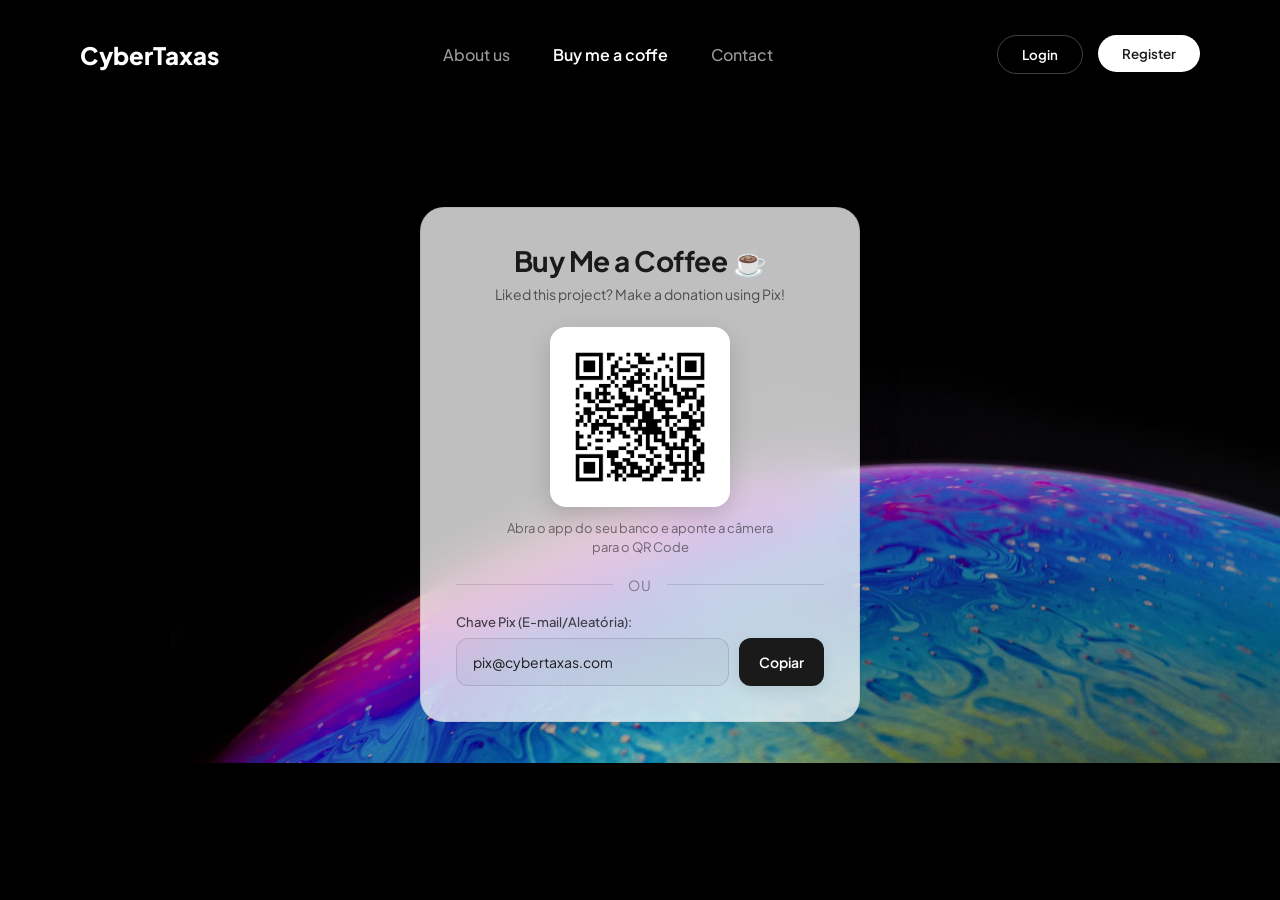
<file: buyMeACoffe.html>
<!doctype html> 
<html lang="pt-BR">
  <head>
    <meta charset="UTF-8" />
    <meta name="viewport" content="width=device-width, initial-scale=1.0" />
    <title>Donate | CyberTaxas</title>
    <link rel="preconnect" href="https://fonts.googleapis.com" />
    <link rel="preconnect" href="https://fonts.gstatic.com" crossorigin />
    <link href="https://fonts.googleapis.com/css2?family=Plus+Jakarta+Sans:wght@200..800&display=swap" rel="stylesheet" />
    
    <link rel="stylesheet" href="css/donate.css" />
  </head>
  <body>

    <img src="imgs/bg-tellus.png" alt="Background Cosmos" class="bg-image" />

    <div class="page-container">
      
      <header class="header">
        <div class="logo">
          <a href="index.html" class="brand-logo">CyberTaxas</a>
        </div>
        <nav class="links">
          <a href="aboutUs.html">About us</a>
          <a href="buyMeAcoffe.html" class="active">Buy me a coffe</a>
          <a href="contact.html">Contact</a>
        </nav>

        <div class="login-buttons">
          <a href="login.html">
            <button class="btn btn-secondary">Login</button>
          </a>
          <a href="register.html">
            <button class="btn btn-primary">Register</button>
          </a>
        </div>
      </header>

      <main class="contact-wrapper">
        <div class="login-container">
          <header class="form-header">
            <h1 class="hero-title">Buy Me a Coffee ☕</h1>
            <p class="hero-subtitle">Liked this project? Make a donation using Pix!</p>
          </header>

          <div class="donation-box">
            <div class="qr-code-wrapper">
              <img src="imgs/qr-code.png" alt="QR Code Pix" class="qr-code-img" />
              <p class="qr-instruction">Abra o app do seu banco e aponte a câmera para o QR Code</p>
            </div>

            <div class="divider-or">
              <span>ou</span>
            </div>

            <div class="pix-key-wrapper">
              <label for="pix-key" class="form-label">Chave Pix (E-mail/Aleatória):</label>
              <div class="pix-input-group">
                <input type="text" id="pix-key" value="pix@cybertaxas.com" readonly />
                <button type="button" class="btn btn-primary" onclick="copyPixKey()">Copiar</button>
              </div>
            </div>
          </div>

        </div>
      </main>

    </div>
  </body>
</html>
</file>
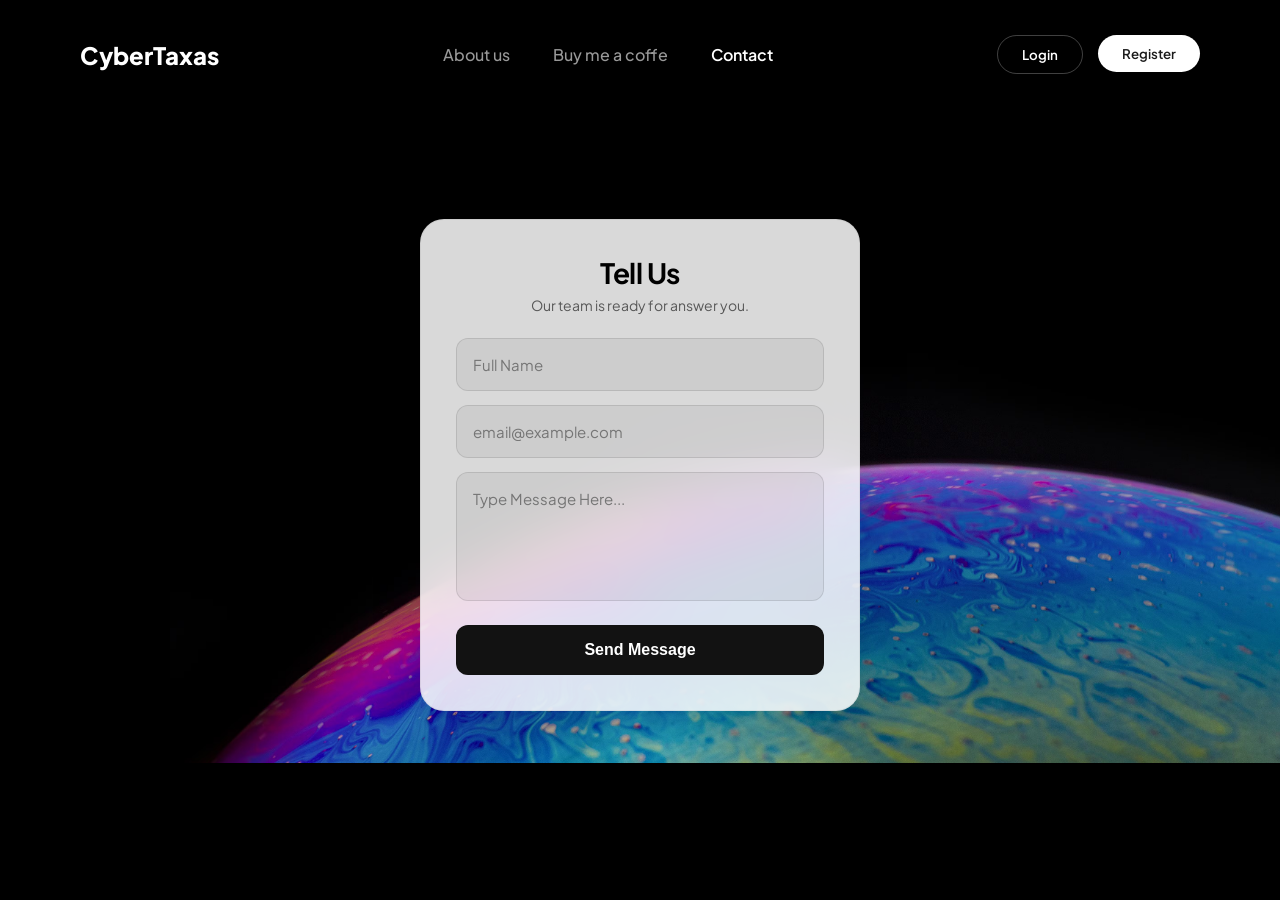
<file: contact.html>
<!doctype html>
<html lang="pt-BR">
  <head>
    <meta charset="UTF-8" />
    <meta name="viewport" content="width=device-width, initial-scale=1.0" />
    <title>Contact | CyberTaxas</title>
    <link rel="preconnect" href="https://fonts.googleapis.com" />
    <link rel="preconnect" href="https://fonts.gstatic.com" crossorigin />
    <link
      href="https://fonts.googleapis.com/css2?family=Plus+Jakarta+Sans:wght@200..800&display=swap"
      rel="stylesheet"
    />

    <link rel="stylesheet" href="css/contact.css" />
  </head>
  <body>
    <img src="imgs/bg-tellus.png" alt="Background Cosmos" class="bg-image" />
    <div class="page-container">
      <header class="header">
        <div class="logo">
          <a href="index.html" class="brand-logo">CyberTaxas</a>
        </div>
        <nav class="links">
          <a href="aboutUs.html">About us</a>
          <a href="buyMeAcoffe.html">Buy me a coffe</a>
          <a href="contact.html" class="active">Contact</a>
        </nav>

        <div class="login-buttons">
          <a href="login.html">
            <button class="btn btn-secondary">Login</button>
          </a>
          <a href="register.html">
            <button class="btn btn-primary">Register</button>
          </a>
        </div>
      </header>

      <main class="contact-wrapper light-mode">
        <div class="login-container">
          <header class="form-header">
            <h1 class="hero-title">Tell Us</h1>
            <p class="hero-subtitle">Our team is ready for answer you.</p>
          </header>

          <form class="form" action="#" method="POST">
            <div class="form-group">
              <input type="text" placeholder="Full Name" required />
            </div>

            <div class="form-group">
              <input type="email" placeholder="email@example.com" required />
            </div>

            <div class="form-group">
              <textarea
                placeholder="Type Message Here..."
                rows="5"
                required
              ></textarea>
            </div>

            <button type="submit" class="btn-submit">Send Message</button>
          </form>
        </div>
      </contact-wrapper>
    </div>
  </body>
</html>
</file>
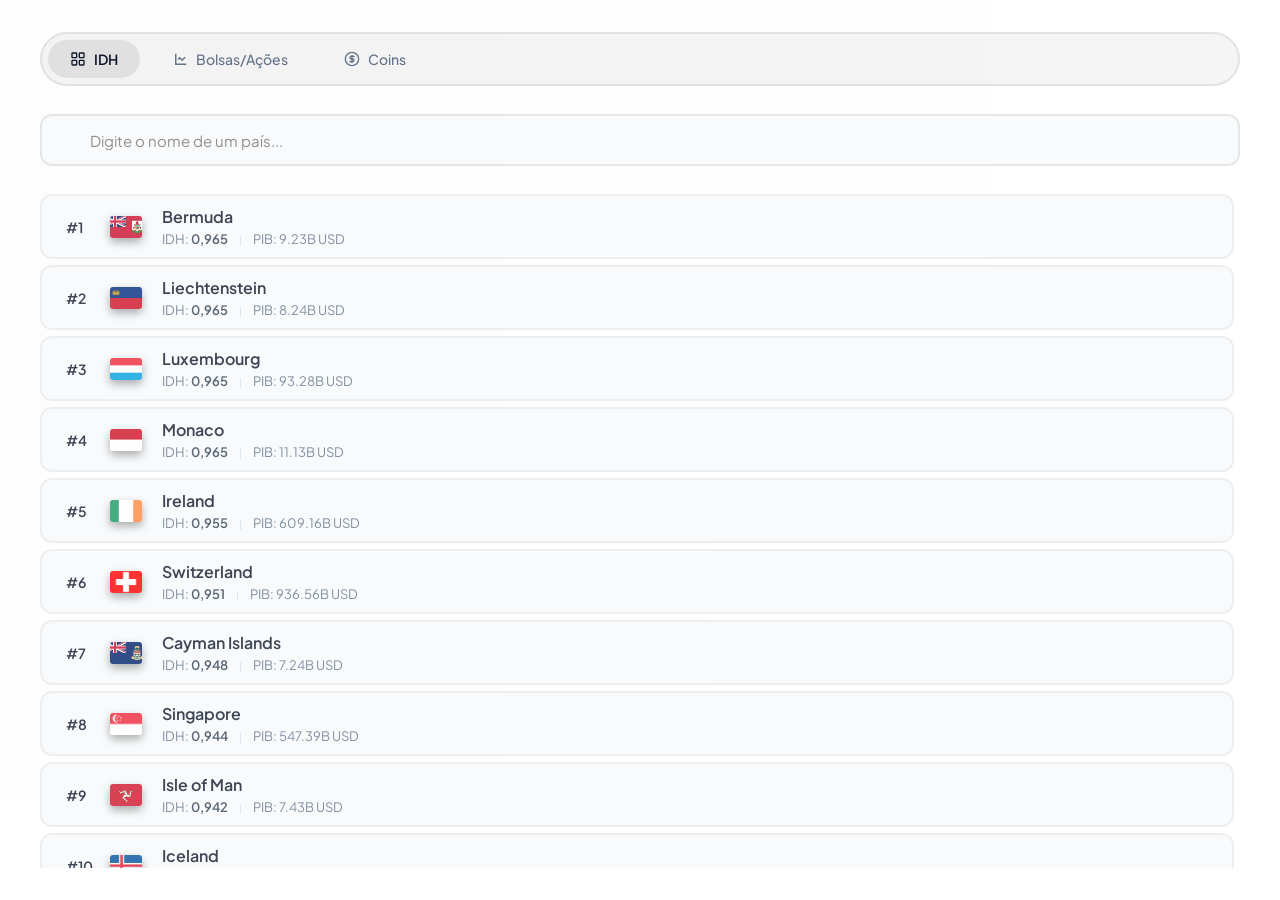
<file: idh.html>
<!DOCTYPE html>
<html lang="pt-br">
  <head>
    <meta charset="UTF-8" />
    <meta name="viewport" content="width=device-width, initial-scale=1.0" />
    <title>CyberTaxas | IDH Dashboard</title>
    <link rel="stylesheet" href="css/idh.css" />
    <link rel="preconnect" href="https://fonts.googleapis.com" />
    <link rel="preconnect" href="https://fonts.gstatic.com" crossorigin />
    <link
      href="https://fonts.googleapis.com/css2?family=Plus+Jakarta+Sans:wght@400;500;600;700&display=swap"
      rel="stylesheet"
    />
  </head>
  <body>
    <div class="bg-glow"> </div>

    <main class="app-container">
      
      <header class="navbar-tabs">
        <div class="tabs-left">
         <button class="tab-btn active" onclick="window.location.href='idh.html'">
                <svg xmlns="http://www.w3.org/2000/svg" width="16" height="16" viewBox="0 0 24 24" fill="none" stroke="currentColor" stroke-width="2">
                    <rect width="7" height="7" x="3" y="3" rx="1"/>
                    <rect width="7" height="7" x="14" y="3" rx="1"/>
                    <rect width="7" height="7" x="14" y="14" rx="1"/>
                    <rect width="7" height="7" x="3" y="14" rx="1"/>
                </svg>
                IDH
            </button>

            <button class="tab-btn" onclick="window.location.href='actions.html'">
                <svg xmlns="http://www.w3.org/2000/svg" width="14" height="14" viewBox="0 0 24 24" fill="none" stroke="currentColor" stroke-width="2.5">
                    <path d="M3 3v18h18"/>
                    <path d="m19 9-5 5-4-4-3 3"/>
                </svg>
                Bolsas/Ações
            </button>

            <button class="tab-btn" onclick="window.location.href='coins.html'">
                <svg xmlns="http://www.w3.org/2000/svg" width="16" height="16" viewBox="0 0 24 24" fill="none" stroke="currentColor" stroke-width="2">
                    <circle cx="12" cy="12" r="10"/>
                    <path d="M12 6v12"/>
                    <path d="M16 8H11a2 2 0 0 0 0 4h2a2 2 0 0 1 0 4H8"/>
                </svg>
                Coins
            </button>
        </div>
          
      </header>

      <section class="search-section">
        <div class="input-wrapper">
          <input type="text" placeholder="Digite o nome de um país..." />
        </div>
      </section>

      <section class="ranking-list" aria-label="Ranking de IDH">

        <div class="ranking-section">
          <div id="highest-idh-list" class="  "></div>
        </div>

      </section>
    </main>
    <script src="js/idh.js" defer></script>
  </body>
</html>
</file>
<file: css/donate.css>
:root {
    --color-primary-bg: #FFFFFF;
    --color-primary-text: #FFFFFF;
    --color-brand-accent: rgb(56, 255, 189);
    --color-dark-bg: #1a1a1a;

    --color-link-dimmed: rgba(255, 255, 255, 0.6); 
    --color-scroll-indicator: rgba(255, 255, 255, 0.5);
    
    --border-secondary: 1px solid rgba(255, 255, 255, 0.25);
    --border-secondary-hover: rgba(255, 255, 255, 0.1);
    --shadow-primary: 0 4px 14px rgba(0, 0, 0, 0.08);
    --shadow-primary-hover: 0 6px 20px rgba(0, 0, 0, 0.12);

    --font-main: "Plus Jakarta Sans", sans-serif;
    --transition-fast: all 0.3s ease;

    --card-bg: rgba(18, 18, 18, 0.6);
    --card-blur: blur(25px);
    --card-border: 1px solid rgba(255, 255, 255, 0.08);
    --card-shadow: 0 20px 50px rgba(0, 0, 0, 0.4);
    
    --card-title-color: #ffffff;
    --card-subtitle-color: rgba(255, 255, 255, 0.6);
    --card-instruction-color: rgba(255, 255, 255, 0.5);
    --card-label-color: rgba(255, 255, 255, 0.7);
    --card-divider-color: rgba(255, 255, 255, 0.3);
    --card-divider-line: rgba(255, 255, 255, 0.1);

    --card-input-bg: rgba(255, 255, 255, 0.05);
    --card-input-border: 1px solid rgba(255, 255, 255, 0.1);
    --card-input-text: #ffffff;
    --card-qr-bg: #ffffff;
}

@media (prefers-color-scheme: light) {
    :root {
        --color-primary-text: #FFFFFF;
        --color-link-dimmed: rgba(255, 255, 255, 0.6);
        --border-secondary: 1px solid rgba(255, 255, 255, 0.25);
        --border-secondary-hover: rgba(255, 255, 255, 0.1);
        
        --card-bg: rgba(255, 255, 255, 0.75);
        --card-border: 1px solid rgba(0, 0, 0, 0.08);
        --card-shadow: 0 20px 50px rgba(0, 0, 0, 0.08);
        
        --card-title-color: #1a1a1a;
        --card-subtitle-color: rgba(0, 0, 0, 0.6);
        --card-instruction-color: rgba(0, 0, 0, 0.5);
        --card-label-color: rgba(0, 0, 0, 0.7);
        --card-divider-color: rgba(0, 0, 0, 0.4);
        --card-divider-line: rgba(0, 0, 0, 0.12);

        --card-input-bg: rgba(0, 0, 0, 0.03);
        --card-input-border: 1px solid rgba(0, 0, 0, 0.12);
        --card-input-text: #1a1a1a;
        --card-qr-bg: #ffffff;
    }
    
    .login-container .btn-primary {
        background-color: var(--color-dark-bg) !important;
        color: #ffffff !important;
    }
    .login-container .btn-primary:hover {
        background-color: #ffffff !important;
        color: var(--color-dark-bg) !important;
        border: 1px solid rgba(0, 0, 0, 0.15);
    }
}

* {
    box-sizing: border-box;
    margin: 0;
    padding: 0;
}

body, html {
    width: 100%;
    height: 100%;
    overflow: hidden;
    font-family: var(--font-main);
    background-color: #000000; 
}

.bg-image {
    position: fixed;
    top: 120px;
    left: 170px;
    width: 90vw;
    height: 90vh;
    object-fit: contain; 
    z-index: 0;
}

.page-container {
    position: relative;
    width: 100%;
    height: 100%;
    display: flex;
    flex-direction: column;
    padding: 20px 80px;
    background: transparent !important;
    z-index: 1; 
}

.header {
    display: flex;
    justify-content: space-between;
    align-items: center;
    width: 100%;
    padding: 15px 0;
}

.brand-logo {
    font-size: 24px;
    font-weight: 800;
    text-decoration: none;
    color: var(--color-primary-text);
}

.links a {
    margin: 0 20px;
    text-decoration: none;
    color: var(--color-link-dimmed); 
    font-weight: 500;
    transition: var(--transition-fast);
}

.links a:hover, 
.links a.active {
    color: var(--color-primary-text);
    font-weight: 600;
}

.login-buttons {
    display: flex;
    gap: 15px;
}

.btn {
    padding: 10px 24px;
    border-radius: 30px;
    font-family: inherit;
    font-weight: 600;
    cursor: pointer;
    border: none;
    transition: var(--transition-fast);
}

.btn-secondary {
    background-color: transparent;
    color: var(--color-primary-text);
    border: var(--border-secondary);
}

.btn-secondary:hover {
    background-color: var(--border-secondary-hover);
}

.btn-primary {
    background-color: var(--color-primary-bg);
    color: var(--color-dark-bg); 
    box-shadow: var(--shadow-primary);
}

.btn-primary:hover {
    background-color: var(--color-dark-bg);
    color: var(--color-primary-text); 
    transform: translateY(-1px);
    box-shadow: var(--shadow-primary-hover);
}

.contact-wrapper {
    flex: 1;
    display: flex;
    justify-content: center;
    align-items: center;
    width: 100%;
    padding-bottom: 40px; 
}

.login-container {
    width: 100%;
    max-width: 440px;
    background: var(--card-bg); 
    backdrop-filter: var(--card-blur); 
    -webkit-backdrop-filter: var(--card-blur);
    border: var(--card-border);
    border-radius: 24px;
    padding: 35px;
    box-shadow: var(--card-shadow);
    transition: var(--transition-fast);
}

.form-header {
    text-align: center;
    margin-bottom: 24px;
}

.hero-title {
    font-size: 28px;
    font-weight: 700;
    margin-bottom: 6px;
    letter-spacing: -0.5px;
    color: var(--card-title-color);
}

.hero-subtitle {
    font-size: 14px;
    color: var(--card-subtitle-color);
}

.donation-box {
    display: flex;
    flex-direction: column;
    gap: 20px;
    align-items: center;
    text-align: center;
}

.qr-code-wrapper {
    display: flex;
    flex-direction: column;
    align-items: center;
    gap: 12px;
    width: 100%;
}

.qr-code-img {
    width: 180px;
    height: 180px;
    object-fit: contain;
    background: var(--card-qr-bg);
    padding: 10px;
    border-radius: 16px;
    box-shadow: 0 8px 24px rgba(0, 0, 0, 0.15);
}

.qr-instruction {
    font-size: 13px;
    color: var(--card-instruction-color);
    max-width: 280px;
    line-height: 1.4;
}

.divider-or {
    display: flex;
    align-items: center;
    width: 100%;
    color: var(--card-divider-color);
    font-size: 14px;
    text-transform: uppercase;
    letter-spacing: 1px;
}

.divider-or::before,
.divider-or::after {
    content: "";
    flex: 1;
    height: 1px;
    background: var(--card-divider-line);
}

.divider-or span {
    padding: 0 15px;
}

.pix-key-wrapper {
    width: 100%;
    text-align: left;
}

.form-label {
    display: block;
    font-size: 13px;
    color: var(--card-label-color);
    margin-bottom: 8px;
    font-weight: 500;
}

.pix-input-group {
    display: flex;
    gap: 10px;
    width: 100%;
}

.pix-input-group input {
    flex: 1;
    padding: 14px 16px;
    background: var(--card-input-bg);
    border: var(--card-input-border);
    border-radius: 12px;
    color: var(--card-input-text);
    font-size: 14px;
    outline: none;
    font-family: inherit;
    white-space: nowrap;
    overflow: hidden;
    text-overflow: ellipsis;
    transition: var(--transition-fast);
}

.pix-input-group input:focus {
    border-color: rgba(255, 255, 255, 0.25);
}

.pix-input-group .btn {
    padding: 0 20px;
    border-radius: 12px;
    font-size: 14px;
    white-space: nowrap;
}

@media (max-width: 768px) {
    .page-container {
        padding: 20px;
    }
    
    .header {
        flex-direction: column;
        gap: 15px;
    }
    
    .links {
        display: flex;
        gap: 10px;
        flex-wrap: wrap;
        justify-content: center;
    }
    
    .links a {
        margin: 0 5px;
    }

    .login-container {
        padding: 25px;
    }
}
</file>
<file: css/contact.css>
:root {
    --container-bg: rgba(18, 18, 18, 0.6);
    --container-border: rgba(255, 255, 255, 0.08);
    --container-shadow: 0 20px 50px rgba(0, 0, 0, 0.4);
    
    --text-hero-title: #ffffff;
    --text-hero-subtitle: rgba(255, 255, 255, 0.6);
    
    --input-bg: rgba(255, 255, 255, 0.05);
    --input-border: rgba(255, 255, 255, 0.1);
    --input-text: #ffffff;
    --input-focus-bg: rgba(255, 255, 255, 0.08);
    --input-focus-border: rgba(255, 255, 255, 0.25);
    
    --btn-submit-bg: #ffffff;
    --btn-submit-text: #000000;
    --btn-submit-hover: #e2e8f0;

    --font-main: "Plus Jakarta Sans", sans-serif;
    --transition-fast: all 0.3s ease;
    --color-link-dimmed: rgba(255, 255, 255, 0.6);
    --color-primary-text: #FFFFFF;
}
@media (prefers-color-scheme: light) {
    :root {
        --container-bg: rgba(255, 255, 255, 0.85);
        --container-border: rgba(0, 0, 0, 0.06);
        --container-shadow: 0 20px 50px rgba(0, 0, 0, 0.15);
        
        --text-hero-title: #000000;
        --text-hero-subtitle: rgba(0, 0, 0, 0.6);
        
        --input-bg: rgba(0, 0, 0, 0.05);
        --input-border: rgba(0, 0, 0, 0.1);
        --input-text: #000000;
        --input-focus-bg: rgba(0, 0, 0, 0.02);
        --input-focus-border: rgba(0, 0, 0, 0.3);
        
        --btn-submit-bg: #121212;
        --btn-submit-text: #ffffff;
        --btn-submit-hover: #2a2a2a;
    }
}

* {
    box-sizing: border-box;
    margin: 0;
    padding: 0;
}

body, html {
    width: 100%;
    height: 100%;
    overflow: hidden;
    font-family: var(--font-main);
    background-color: #000000; 
}

.bg-image {
    position: fixed;
    top: 120px;
    left: 170px;
    width: 90vw;
    height: 90vh;
    object-fit: contain; 
    z-index: 0;
}

.page-container {
    position: relative;
    width: 100%;
    height: 100%;
    display: flex;
    flex-direction: column;
    padding: 20px 80px;
    background: transparent !important;
    z-index: 1; 
}

.header {
    display: flex;
    justify-content: space-between;
    align-items: center;
    width: 100%;
    padding: 15px 0;
}

.brand-logo {
    font-size: 24px;
    font-weight: 800;
    text-decoration: none;
    color: var(--color-primary-text);
}

.links a {
    margin: 0 20px;
    text-decoration: none;
    color: var(--color-link-dimmed); 
    font-weight: 500;
    transition: var(--transition-fast);
}

.links a:hover, 
.links a.active {
    color: var(--color-primary-text);
    font-weight: 600;
}

.login-buttons {
    display: flex;
    gap: 15px;
}

.btn {
    padding: 10px 24px;
    border-radius: 30px;
    font-family: inherit;
    font-weight: 600;
    cursor: pointer;
    border: none;
    transition: var(--transition-fast);
}

.btn-secondary {
    background-color: transparent;
    color: var(--color-primary-text);
    border: 1px solid rgba(255, 255, 255, 0.25);
}

.btn-secondary:hover {
    background-color: rgba(255, 255, 255, 0.1);
}

.btn-primary {
    background-color: #FFFFFF;
    color: #1a1a1a; 
    box-shadow: 0 4px 14px rgba(0, 0, 0, 0.08);
}

.btn-primary:hover {
    background-color: #1a1a1a;
    color: #FFFFFF; 
    transform: translateY(-1px);
    box-shadow: 0 6px 20px rgba(0, 0, 0, 0.12);
}

.contact-wrapper {
    flex: 1;
    display: flex;
    justify-content: center;
    align-items: center;
    width: 100%;
    padding-bottom: 40px; 
}

.login-container {
    width: 100%;
    max-width: 440px;
    background: var(--container-bg); 
    backdrop-filter: blur(25px); 
    -webkit-backdrop-filter: blur(25px);
    border: 1px solid var(--container-border);
    border-radius: 24px;
    padding: 35px;
    box-shadow: var(--container-shadow);
    transition: all 0.3s ease;
}

.form-header {
    text-align: center;
    margin-bottom: 24px;
}

.hero-title {
    font-size: 28px;
    font-weight: 700;
    margin-bottom: 6px;
    letter-spacing: -0.5px;
    color: var(--text-hero-title);
    transition: color 0.3s ease;
}

.hero-subtitle {
    font-size: 14px;
    color: var(--text-hero-subtitle);
    transition: color 0.3s ease;
}

.form {
    display: flex;
    flex-direction: column;
    gap: 14px;
}

.form-group input,
.form-group textarea {
    width: 100%;
    padding: 16px;
    background: var(--input-bg);
    border: 1px solid var(--input-border);
    border-radius: 12px;
    color: var(--input-text);
    font-size: 15px;
    outline: none;
    font-family: inherit;
    transition: all 0.3s ease;
}

.form-group textarea {
    resize: none; 
}

.form-group input:focus,
.form-group textarea:focus {
    border-color: var(--input-focus-border);
    background: var(--input-focus-bg);
}

.btn-submit {
    width: 100%;
    padding: 16px;
    background: var(--btn-submit-bg);
    color: var(--btn-submit-text);
    border: none;
    border-radius: 12px;
    font-size: 16px;
    font-weight: 700;
    cursor: pointer;
    transition: background 0.2s ease, color 0.2s ease;
    margin-top: 6px;
}

.btn-submit:hover {
    background: var(--btn-submit-hover);
}

@media (max-width: 768px) {
    .page-container {
        padding: 20px;
    }
    
    .header {
        flex-direction: column;
        gap: 15px;
    }
    
    .links {
        display: flex;
        gap: 10px;
        flex-wrap: wrap;
        justify-content: center;
    }
    
    .links a {
        margin: 0 5px;
    }

    .login-container {
        padding: 25px;
    }
}
</file>
<file: css/idh.css>
* {
    margin: 0;
    padding: 0;
    box-sizing: border-box;
    font-family: "Plus Jakarta Sans", sans-serif;
}

:root {
    --bg-main: #050505;
    --bg-app: #060606;
    
    --tabs-wrapper-bg: rgba(22, 22, 22, 0.5);
    --tabs-wrapper-border: #1a1a1a;
    --tab-btn-text: #A5A5A7;
    --tab-btn-active-bg: rgba(38, 38, 38, 0.50);
    --tab-btn-active-text: #FFFFFF;
    --tab-btn-hover-bg: rgba(26, 26, 26, 0.80);
    --tab-btn-hover-text: #D9D9D9;

    --input-bg: #1a1a1a;
    --input-border: rgba(50, 50, 50, 0.50);
    --input-text: #A5A5A7;
    --icon-color: #3A3A3C;

    --card-bg: #1a1a1a;
    --card-border: rgba(50, 50, 50, 0.3);
    --card-hover-bg: rgba(38, 38, 38, 0.50);
    --card-text-primary: #FFFFFF;
    --card-text-secondary: #A5A5A7;
    --card-text-highlight: #D9D9D9;
    
    --metric-divider: #323232;
    --scrollbar-thumb: rgba(50, 50, 50, 0.50);
    --glow-color: rgba(255, 255, 255, 0.15);
    
    --profile-avatar-bg: #D9D9D9;
    --profile-avatar-text: #323232;
    --profile-status-border: #050505;

    --feedback-bg: rgba(22, 22, 22, 0.9);
    --feedback-border: rgba(66, 138, 255, 0.25);
    --feedback-text: #D9D9D9;
}

@media (prefers-color-scheme: light) {
    :root {
        --bg-main: #f1f5f9;
        --bg-app: #ffffff;
        
        --tabs-wrapper-bg: rgba(0, 0, 0, 0.04);
        --tabs-wrapper-border: rgba(0, 0, 0, 0.08);
        --tab-btn-text: #64748b;
        --tab-btn-active-bg: rgba(0, 0, 0, 0.08);
        --tab-btn-active-text: #0f172a;
        --tab-btn-hover-bg: rgba(0, 0, 0, 0.03);
        --tab-btn-hover-text: #334155;

        --input-bg: #f8fafc;
        --input-border: rgba(0, 0, 0, 0.1);
        --input-text: #334155;
        --icon-color: #94a3b8;

        --card-bg: #f8fafc;
        --card-border: rgba(0, 0, 0, 0.06);
        --card-hover-bg: rgba(0, 0, 0, 0.03);
        --card-text-primary: #0f172a;
        --card-text-secondary: #64748b;
        --card-text-highlight: #334155;
        
        --metric-divider: rgba(0, 0, 0, 0.1);
        --scrollbar-thumb: rgba(0, 0, 0, 0.15);
        --glow-color: rgba(0, 0, 0, 0.02);
        
        --profile-avatar-bg: #e2e8f0;
        --profile-avatar-text: #0f172a;
        --profile-status-border: #ffffff;

        --feedback-bg: #f0fdf4;
        --feedback-border: rgba(34, 197, 94, 0.3);
        --feedback-text: #166534;
    }
}

html, body {
    width: 100%;
    height: 100%;
    background-color: var(--bg-main); 
    overflow: hidden; 
    display: flex;
    justify-content: center;
    align-items: center;
    transition: background-color 0.3s ease;
}

.app-container {
    width: 100%;
    height: 100%;
    max-width: 1920px;
    background-color: var(--bg-app);
    padding: 32px 40px;
    display: flex;
    flex-direction: column;
    transition: background-color 0.3s ease;
}

.navbar-tabs {
    width: 100%;
    display: flex;
    justify-content: space-between;
    align-items: center;
    margin-bottom: 28px;
}

.tabs-left {
    display: flex;
    width: 100%;
    gap: 12px;
    background-color: var(--tabs-wrapper-bg);
    padding: 6px;
    border-radius: 999px;
    border: 2px solid var(--tabs-wrapper-border);
    transition: all 0.3s ease;
}

.tab-btn {
    background: transparent;
    border: none;
    color: var(--tab-btn-text);
    font-size: 14px;
    font-weight: 500;
    padding: 10px 22px;
    border-radius: 999px;
    cursor: pointer;
    display: flex;
    align-items: center;
    gap: 8px;
    transition: all 0.2s ease-in-out;
}

.tab-btn.active {
    background-color: var(--tab-btn-active-bg);
    color: var(--tab-btn-active-text);
    font-weight: 600;
}

.tab-btn:hover:not(.active) {
    color: var(--tab-btn-hover-text);
    background-color: var(--tab-btn-hover-bg);
}

.profile-area {
    display: flex;
    align-items: center;
    gap: 10px;
    cursor: pointer;
}

.profile-avatar {
    width: 40px;
    height: 40px;
    background-color: var(--profile-avatar-bg);
    color: var(--profile-avatar-text);
    border-radius: 50%;
    display: flex;
    justify-content: center;
    align-items: center;
    position: relative;
    transition: all 0.3s ease;
}

.status-indicator {
    position: absolute;
    bottom: 1px;
    right: 1px;
    width: 10px;
    height: 10px;
    background-color: #53AC5C;
    border: 2px solid var(--profile-status-border);
    border-radius: 50%;
    transition: border-color 0.3s ease;
}

.arrow-down {
    color: var(--tab-btn-text);
    transition: color 0.3s ease;
}

.search-section {
    display: flex;
    flex-direction: column;
    gap: 14px;
    margin-bottom: 28px;
}

.input-wrapper {
    position: relative;
    width: 100%;
}

.input-wrapper input {
    width: 100%;
    height: 52px;
    background-color: var(--input-bg);
    border: 2px solid var(--input-border);
    border-radius: 12px;
    padding-left: 48px;
    padding-right: 20px;
    color: var(--input-text);
    font-size: 15px;
    outline: none;
    opacity: 0.8;
    transition: all 0.3s ease;
}

.input-wrapper input:focus {
    border-color: var(--input-border);
}

.search-icon, .filter-icon {
    position: absolute;
    left: 18px;
    top: 50%;
    transform: translateY(-50%);
    color: var(--icon-color);
    pointer-events: none;
    transition: color 0.3s ease;
}

.search-section .input-wrapper:last-child input {
    color: var(--input-text);
    cursor: default;
}

.ranking-list {
    flex: 1;
    overflow-y: auto;
    display: flex;
    flex-direction: column;
    gap: 28px;
    padding-right: 6px;
}

.ranking-list::-webkit-scrollbar {
    width: 6px;
}
.ranking-list::-webkit-scrollbar-track {
    background: transparent;
}
.ranking-list::-webkit-scrollbar-thumb {
    background: var(--scrollbar-thumb);
    border-radius: 999px;
    transition: background 0.3s ease;
}

.ranking-item {
    width: 100%;
    background-color: var(--card-bg); 
    border: 2px solid var(--card-border);
    border-radius: 12px;
    padding: 10px 24px;
    display: flex;
    align-items: center;
    transition: all 0.2s ease-in-out;
    opacity: 0.8;
    margin-bottom: 6px; 
}

.ranking-item:last-child {
    margin-bottom: 0;
}

.ranking-item:hover {
    background-color: var(--card-hover-bg);
}

.bg-glow {
    position: absolute;
    width: 700px;
    height: 700px;
    left: -180px;
    top: -260px;
    background: var(--glow-color);
    filter: blur(300px);
    pointer-events: none;
    z-index: 0;
    transition: background 0.3s ease;
}

.rank-number {
    font-size: 14px;
    font-weight: 600;
    color: var(--card-text-primary);
    min-width: 44px;
    transition: color 0.3s ease;
}

.flag-icon {
    width: 32px;
    height: 22px;
    object-fit: cover;
    border-radius: 3px;
    margin-right: 20px;
    box-shadow: 0 4px 10px rgba(0, 0, 0, 0.4);
}

.country-details {
    display: flex;
    flex-direction: column;
    gap: 4px;
}

.country-name {
    font-size: 16px;
    font-weight: 600;
    color: var(--card-text-primary);
    transition: color 0.3s ease;
}

.country-metrics {
    font-size: 13px;
    color: var(--card-text-secondary);
    transition: color 0.3s ease;
}

.country-metrics strong {
    color: var(--card-text-highlight);
    font-weight: 600;
    transition: color 0.3s ease;
}

.divider {
    display: inline-block;
    width: 1px;
    height: 10px;
    background-color: var(--metric-divider);
    margin: 0 10px;
    vertical-align: middle;
    transition: background-color 0.3s ease;
}

.ranking-section {
    display: flex;
    flex-direction: column;
    gap: 14px;
}

.ranking-section h2 {
    color: var(--card-text-primary);
    font-size: 18px;
    font-weight: 700;
    margin: 0;
    transition: color 0.3s ease;
}

.ranking-items {
    display: flex;
    flex-direction: column;
    gap: 12px !important;
}

.feedback-message {
    color: var(--feedback-text);
    background-color: var(--feedback-bg);
    border: 1px solid var(--feedback-border);
    border-radius: 12px;
    padding: 16px 18px;
    margin-bottom: 18px;
    font-size: 14px;
    transition: all 0.3s ease;
}

.feedback-error {
    color: #FF8A8A;
    border-color: rgba(255, 138, 138, 0.35);
}

@media (max-width: 768px) {
    .app-container {
        padding: 20px;
    }
    .tabs-left {
        width: 100%;
        justify-content: space-between;
    }
    .tab-btn {
        padding: 10px 14px;
        font-size: 13px;
    }
}
</file>
